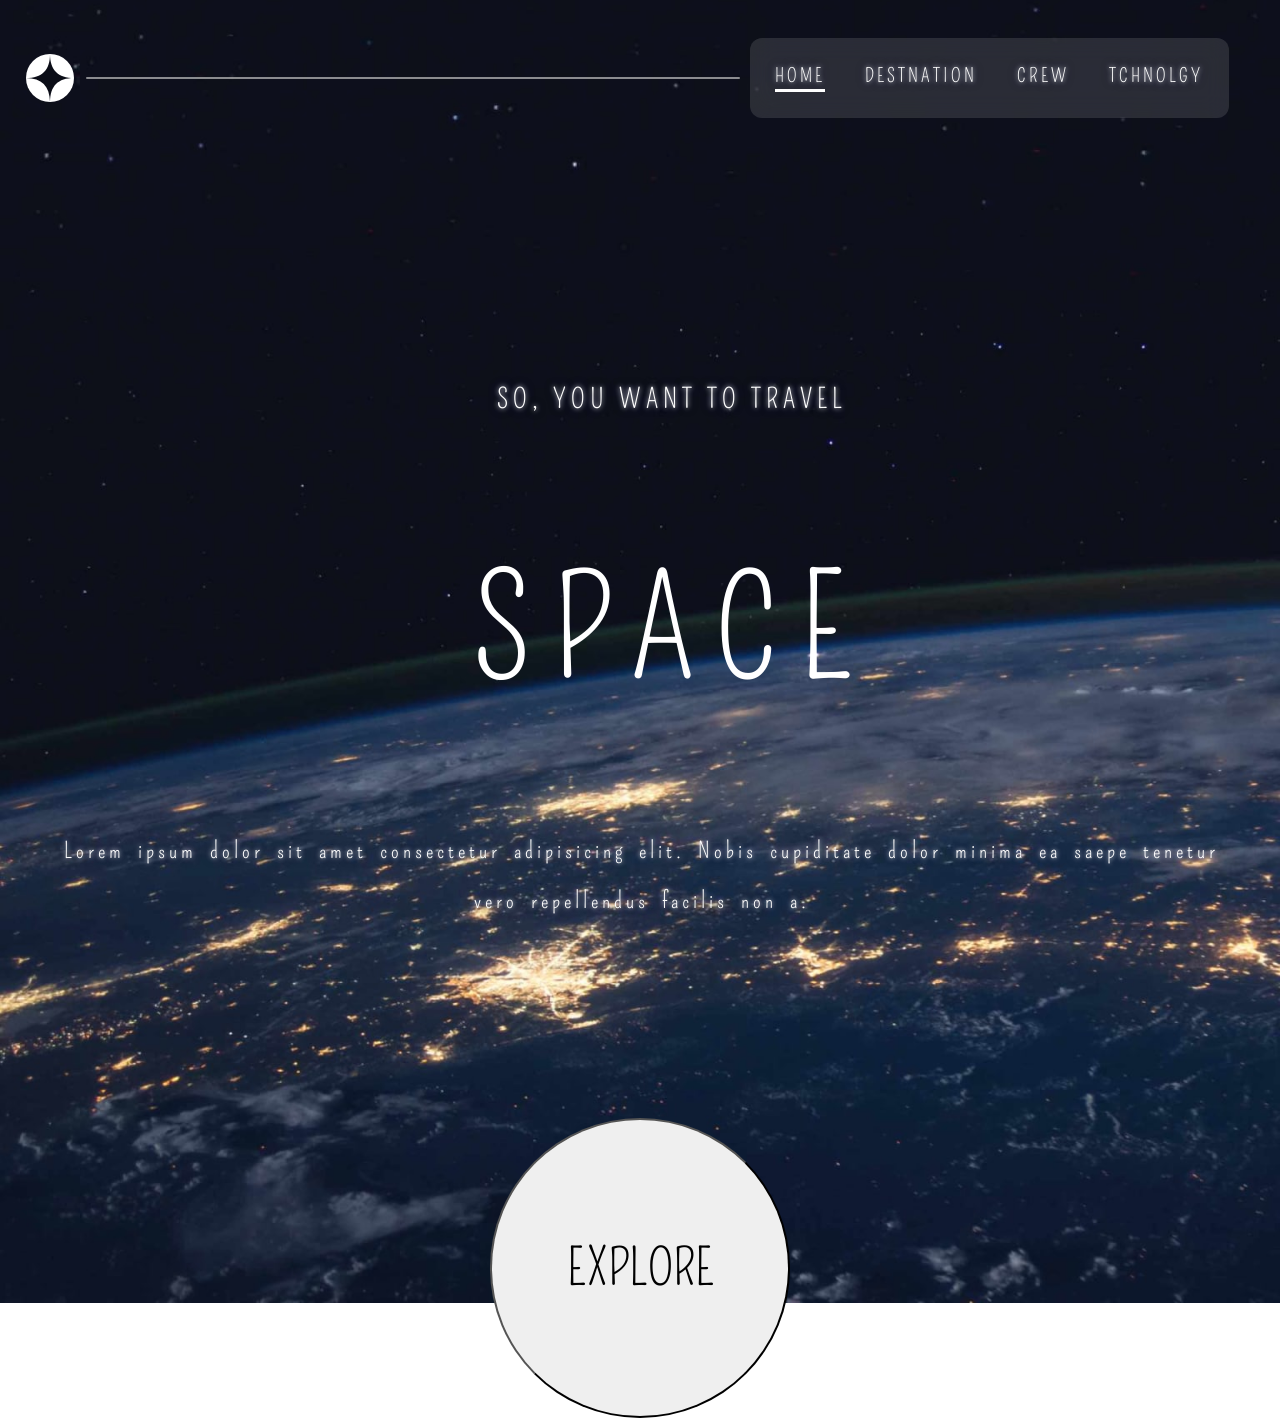
<file: index.html>
<!DOCTYPE html>
<html lang="en">
<head>
    <meta charset="UTF-8">
    <link rel="stylesheet" href="home.css">
    <meta name="viewport" content="width=device-width, initial-scale=1.0">
    <link rel="preconnect" href="https://fonts.googleapis.com">
<link rel="preconnect" href="https://fonts.gstatic.com" crossorigin>
<link href="https://fonts.googleapis.com/css2?family=Pompiere&display=swap" rel="stylesheet">
    <title>home</title>
</head>

<body>
    <nav>
        <img class="logo" src="logo.svg" alt="">
        <div class="line"></div>
        <ul>
            <li class="home"><a href="index.html">HOME</a></li>
            <li class="DESTNATION"><a href="destination.html">DESTNATION</a></li>
            <li class="CREW"><a href="crew.html">CREW</a></li>
            <li class="TCHNOLGY"><a href="technology.HTML">TCHNOLGY</a></li>
        </ul>
        <img id="open" onclick="openn()" class="menu" src="icon-hamburger.svg" alt="">
        <img id="close" onclick="closee()" class="menu" src="icon-close.svg" alt="">

    </nav>
    <div class="contener">
        <div class="content-left">
            <h2>SO, YOU WANT TO TRAVEL</h2>
            <h1><span>S</span><span>P</span><span>A</span><span>C</span><span>E</span></h1>
            <p>Lorem ipsum dolor sit amet consectetur adipisicing elit. Nobis cupiditate dolor minima ea saepe tenetur vero repellendus facilis non a.</p>
        </div>

        <div class="content-right">
            <button type="button">EXPLORE</button>
        </div>
        <div id="menu" class="content-menu">
            <ul>
                <li><a href="index.html">HOME</a></li>
                <li><a href="destination.html">DESTNATION</a></li>
                <li><a href="crew.html">CREW</a></li>
                <li><a href="technology.HTML">TCHNOLGY</a></li>
            </ul>
        </div>
    </div>
    <script src="home.js"></script>
</body>
</html>
</file>
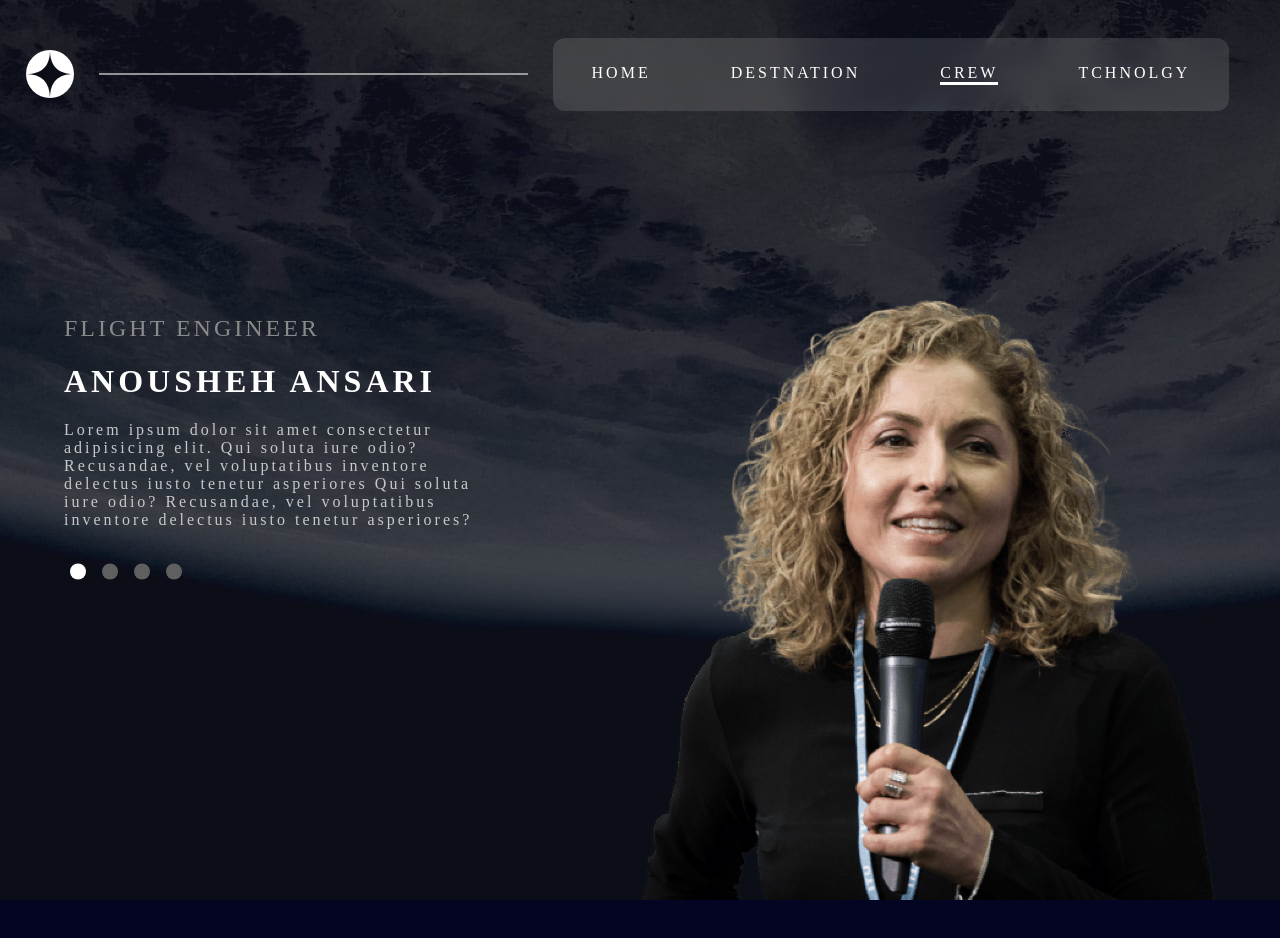
<file: crew.html>
<!doctype html>
<html lang="en">
  <head>
    <meta charset="UTF-8" />
    <link rel="stylesheet" href="crew.css" />
    <meta name="viewport" content="width=device-width, initial-scale=1.0" />
    <link rel="preconnect" href="https://fonts.googleapis.com" />
    <link rel="preconnect" href="https://fonts.gstatic.com" crossorigin />
    <link
      href="https://fonts.googleapis.com/css2?family=Pompiere&display=swap"
      rel="stylesheet"
    />
    <title>home</title>
  </head>

  <body>
    <div class="contener">
      <nav>
        <img class="logo" src="logo.svg" alt="" />
        <div class="line"></div>
        <ul>
          <li class="home"><a href="index.html">HOME</a></li>
          <li class="DESTNATION"><a href="destination.html">DESTNATION</a></li>
          <li class="CREW"><a href="crew.html">CREW</a></li>
          <li class="TCHNOLGY"><a href="technology.HTML">TCHNOLGY</a></li>
        </ul>
        <img
          id="open"
          onclick="openn()"
          class="menu"
          src="icon-hamburger.svg"
          alt=""
        />
        <img
          id="close"
          onclick="closee()"
          class="menu"
          src="icon-close.svg"
          alt=""
        />
      </nav>
      <div id="menu" class="content-menu">
        <ul>
          <li><a href="index.html">HOME</a></li>
          <li><a href="destination.html">DESTNATION</a></li>
          <li><a href="crew.html">CREW</a></li>
          <li><a href="technology.HTML">TCHNOLGY</a></li>
        </ul>
      </div>
      <div class="content">
        <div class="content-left">
          <h2 id="h2">FLIGHT ENGINEER</h2>
          <h1 id="h1">ANOUSHEH ANSARI</h1>
          <p>
            Lorem ipsum dolor sit amet consectetur adipisicing elit. Qui soluta
            iure odio? Recusandae, vel voluptatibus inventore delectus iusto
            tenetur asperiores Qui soluta iure odio? Recusandae, vel
            voluptatibus inventore delectus iusto tenetur asperiores?
          </p>
          <div class="botton">
            <button onclick="onee()" id="one" type="button"></button>
            <button onclick="twoo()" id="two" type="button"></button>
            <button onclick="threee()" id="three" type="button"></button>
            <button onclick="fourr()" id="four" type="button"></button>
          </div>
          <source src="image-douglas-hurley.png" />
        </div>

        <div class="content-right">
          <img id="img" src="image-anousheh-ansari.jpg" alt="" />
        </div>
      </div>
    </div>

    <script src="crew.js"></script>
  </body>
</html>
</file>
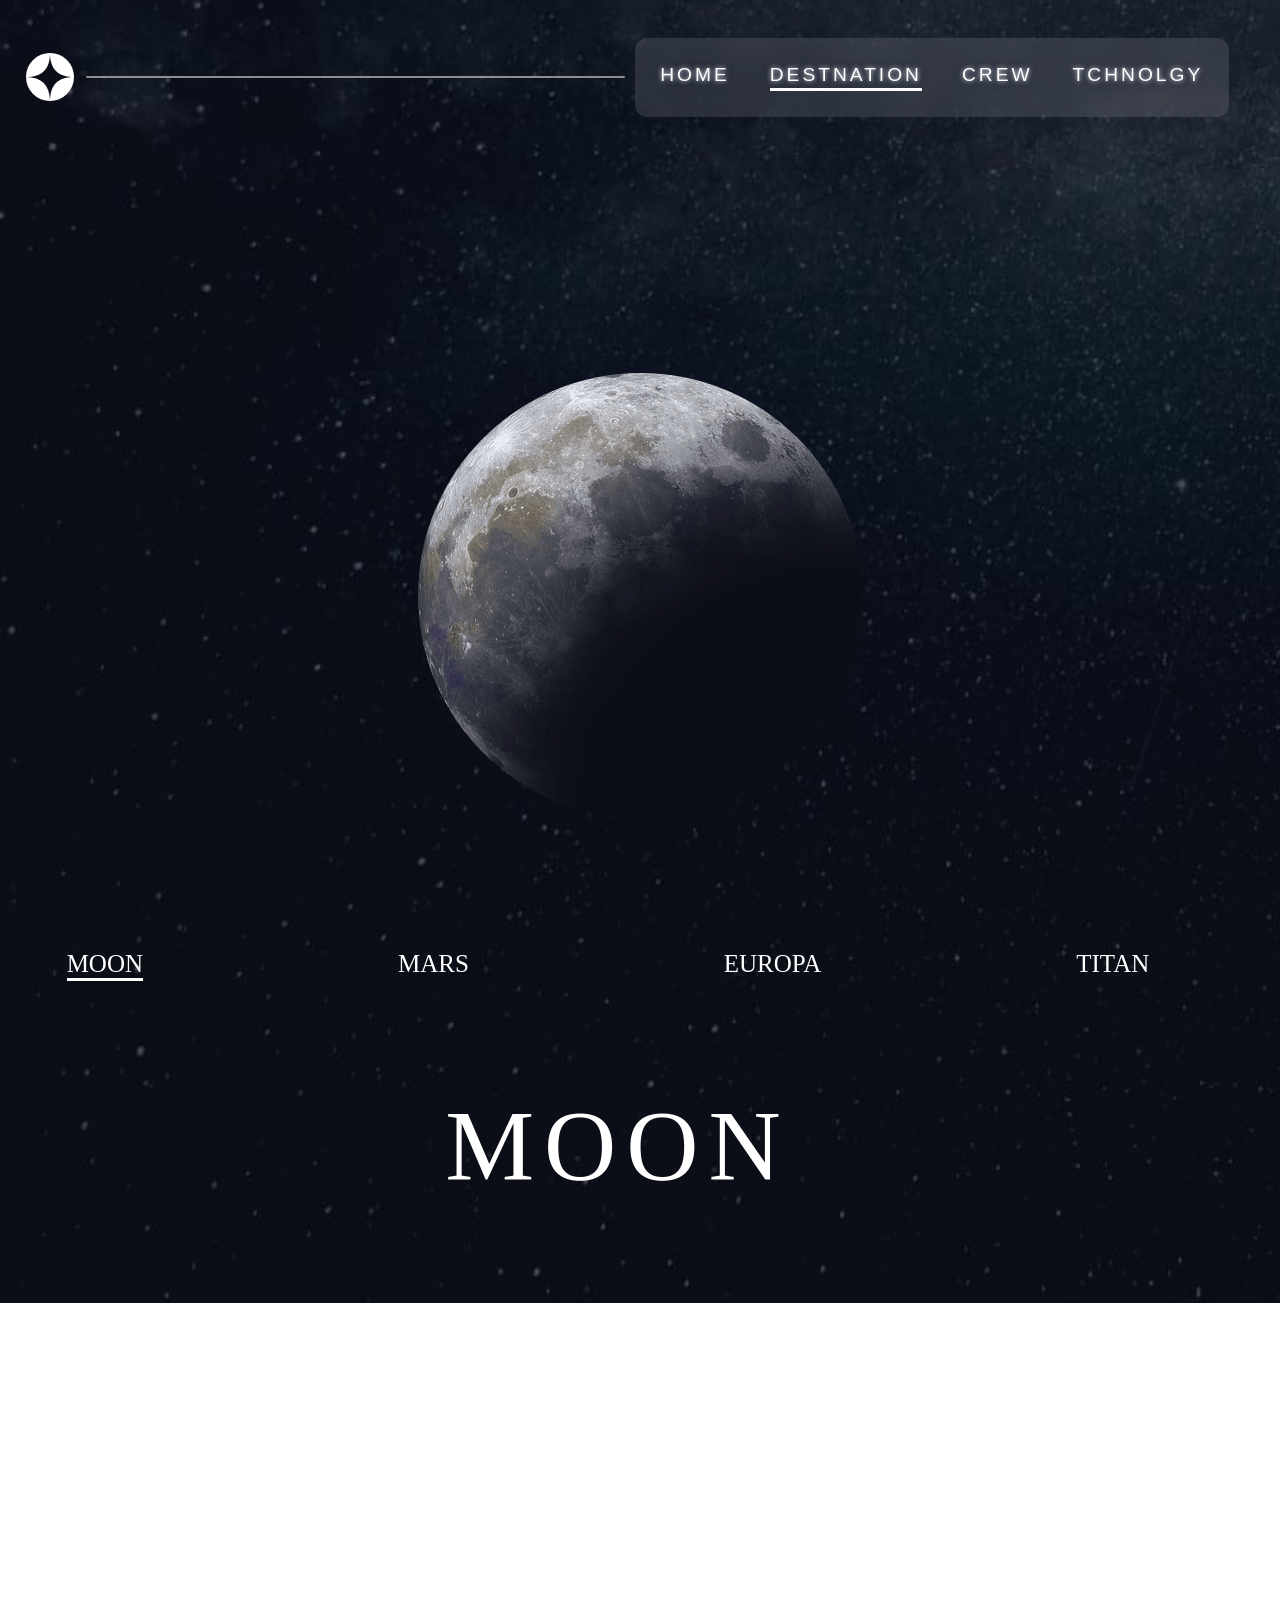
<file: destination.html>
<!DOCTYPE html>
<html lang="en">
<head>
    <meta charset="UTF-8">
    <link rel="stylesheet" href="destination.css">
    <meta name="viewport" content="width=device-width, initial-scale=1.0">
    <link rel="preconnect" href="https://fonts.googleapis.com">
    <link rel="preconnect" href="https://fonts.gstatic.com" crossorigin>
    <link href="https://fonts.googleapis.com/css2?family=Pompiere&display=swap" rel="stylesheet">
    <title>home</title>
</head>

<body>
    <div class="contener">
            <nav>
        <img class="logo" src="logo.svg" alt="">
        <div class="line"></div>
        <ul>
            <li class="home"><a href="index.html">HOME</a></li>
            <li class="DESTNATION"><a href="destination.html">DESTNATION</a></li>
            <li class="CREW"><a href="crew.html">CREW</a></li>
            <li class="TCHNOLGY"><a href="technology.HTML">TCHNOLGY</a></li>
        </ul>

        <img id="open" onclick="openn()" class="menu" src="icon-hamburger.svg" alt="">
        <img id="close" onclick="closee()" class="menu" src="icon-close.svg" alt="">
    </nav>
            <div id="menu" class="content-menu">
            <ul>
                <li><a href="home.html">HOME</a></li>
                <li><a href="destination.html">DESTNATION</a></li>
                <li><a href="crew.html">CREW</a></li>
                <li><a href="technology.html">TCHNOLGY</a></li>
            </ul>
        </div>
    <div class="content">
        <div class="content-left">
            <img id="img" src="image-moon.png">
        </div>

        <div class="content-right">
            <ul>
                <li onclick="moon()" id="MOON">MOON</li>
                <li onclick="mars()" id="MARS">MARS</li>
                <li onclick="europa()" id="EUROPA">EUROPA</li>
                <li onclick="titan()" id="TITAN">TITAN</li>
            </ul>
            <h1 id="h1">MOON</h1>
            <p>Lorem ipsum, dolor sit amet consectetur adipisicing elit. Repudiandae fugit asperiores eligendi non dicta nemo earum blanditiis, a dolor reiciendis, sit ab iste. Velit adipisci harum quam reprehenderit. Quis, veritatis?</p>
                <div class="details">
                    <div class="left">
                        <p>AYG. DISTANCE</p>
                        <h2>225 MIL. KM</h2>
                    </div>

                    <div class="right">
                        <p>EST.TRAVEL TIME</p>
                        <h2>9 MONTHS</h2>
                    </div>
            </div>
        </div>
    </div>
    </div>
    <script src="destination.js"></script>
</body>
</html>
</file>
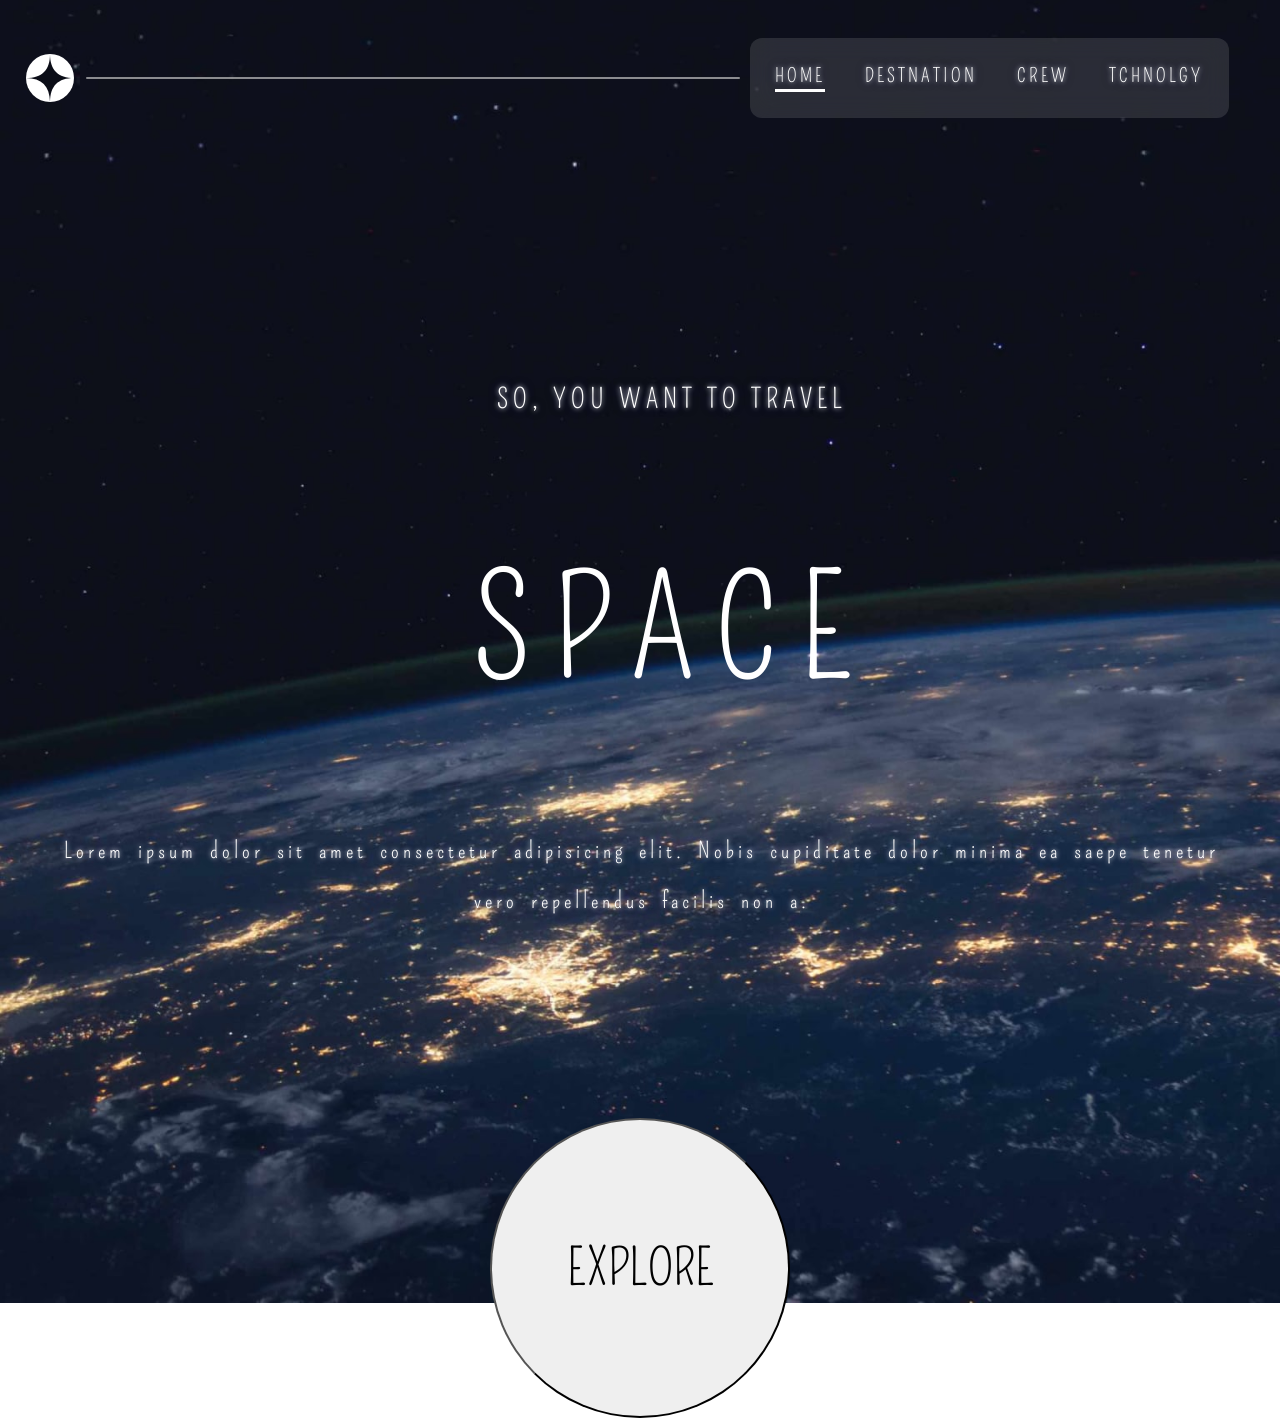
<file: home.html>
<!DOCTYPE html>
<html lang="en">
<head>
    <meta charset="UTF-8">
    <link rel="stylesheet" href="home.css">
    <meta name="viewport" content="width=device-width, initial-scale=1.0">
    <link rel="preconnect" href="https://fonts.googleapis.com">
<link rel="preconnect" href="https://fonts.gstatic.com" crossorigin>
<link href="https://fonts.googleapis.com/css2?family=Pompiere&display=swap" rel="stylesheet">
    <title>home</title>
</head>

<body>
    <nav>
        <img class="logo" src="logo.svg" alt="">
        <div class="line"></div>
        <ul>
            <li class="home"><a href="home.html">HOME</a></li>
            <li class="DESTNATION"><a href="destination.html">DESTNATION</a></li>
            <li class="CREW"><a href="crew.html">CREW</a></li>
            <li class="TCHNOLGY"><a href="technology.html">TCHNOLGY</a></li>
        </ul>
        <img id="open" onclick="openn()" class="menu" src="icon-hamburger.svg" alt="">
        <img id="close" onclick="closee()" class="menu" src="icon-close.svg" alt="">

    </nav>
    <div class="contener">
        <div class="content-left">
            <h2>SO, YOU WANT TO TRAVEL</h2>
            <h1><span>S</span><span>P</span><span>A</span><span>C</span><span>E</span></h1>
            <p>Lorem ipsum dolor sit amet consectetur adipisicing elit. Nobis cupiditate dolor minima ea saepe tenetur vero repellendus facilis non a.</p>
        </div>

        <div class="content-right">
            <button type="button">EXPLORE</button>
        </div>
        <div id="menu" class="content-menu">
            <ul>
                <li><a href="home.html">HOME</a></li>
                <li><a href="destination.html">DESTNATION</a></li>
                <li><a href="crew.html">CREW</a></li>
                <li><a href="technology.html">TCHNOLGY</a></li>
            </ul>
        </div>
    </div>
    <script src="home.js"></script>
</body>
</html>
</file>
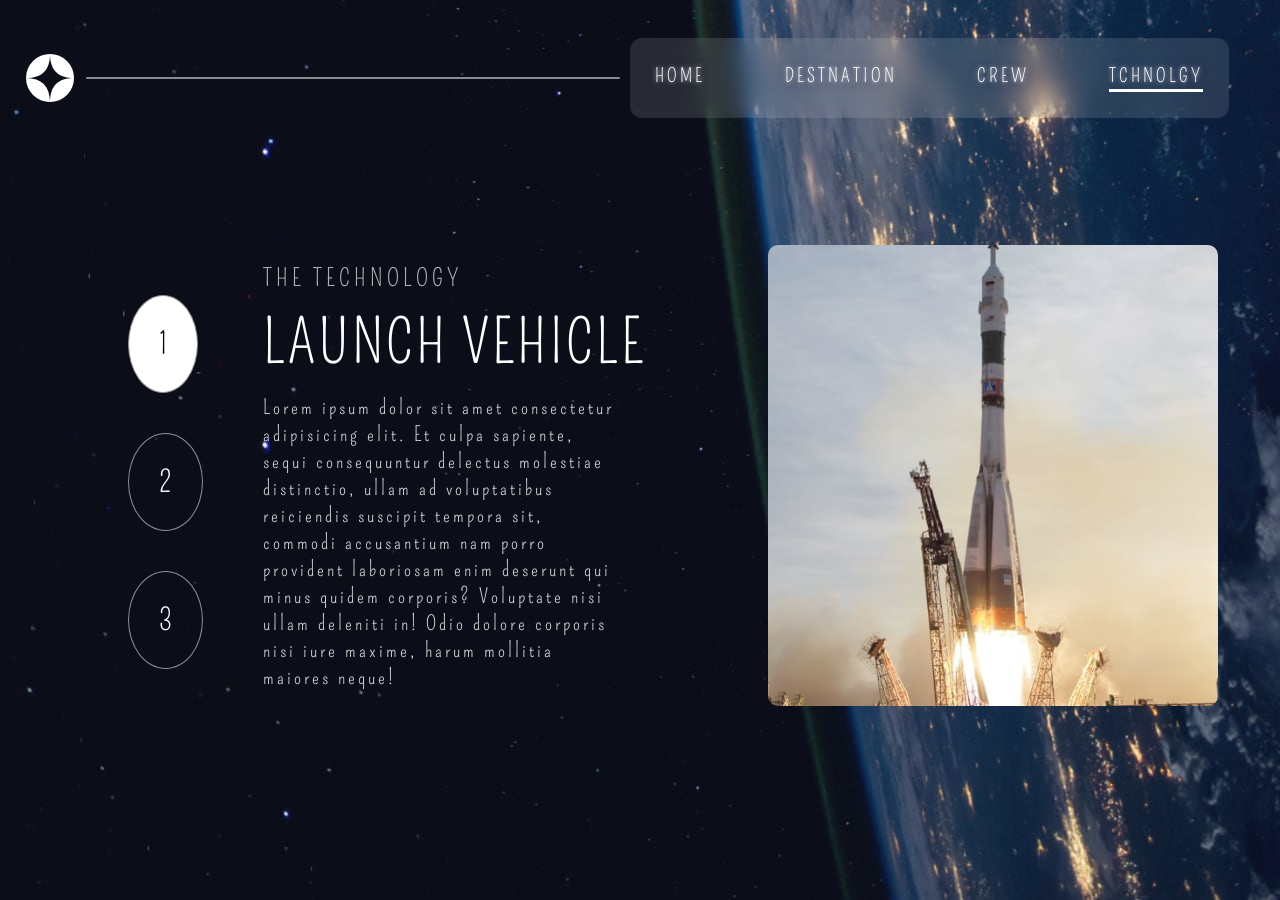
<file: technology.HTML>
<!DOCTYPE html>
<html lang="en">
<head>
    <meta charset="UTF-8">
    <link rel="stylesheet" href="technology.css">
    <meta name="viewport" content="width=device-width, initial-scale=1.0">
    <link rel="preconnect" href="https://fonts.googleapis.com">
    <link rel="preconnect" href="https://fonts.gstatic.com" crossorigin>
    <link href="https://fonts.googleapis.com/css2?family=Pompiere&display=swap" rel="stylesheet">
    <title>home</title>
</head>

<body>
    <div class="contener">
                <nav>
            <img class="logo" src="logo.svg" alt="">
            <div class="line"></div>
            <ul>
                <li class="home"><a href="index.html">HOME</a></li>
                <li class="DESTNATION"><a href="destination.html">DESTNATION</a></li>
                <li class="CREW"><a href="crew.html">CREW</a></li>
                <li class="TCHNOLGY"><a href="technology.HTML">TCHNOLGY</a></li>
            </ul>

            <img id="open" onclick="openn()" class="menu" src="icon-hamburger.svg" alt="">
            <img id="close" onclick="closee()" class="menu" src="icon-close.svg" alt="">
        </nav>
                <div id="menu" class="content-menu">
                <ul>
                    <li><a href="home.html">HOME</a></li>
                    <li><a href="destination.html">DESTNATION</a></li>
                    <li><a href="crew.html">CREW</a></li>
                    <li><a href="technology.html">TCHNOLGY</a></li>
                </ul>
            </div>
            <div class="content">
                <div class="content-left">
                    <div class="button">
                    <button onclick="onee()" id="one" type="button">1</button>
                    <button onclick="twoo()" id="tow" type="button">2</button>
                    <button onclick="threee()" id="three" type="button">3</button>
                </div>
                <div class="text">
                    <h2 id="h2">THE TECHNOLOGY</h2>
                    <h1 id="h1">LAUNCH VEHICLE</h1>
                    <p>Lorem ipsum dolor sit amet consectetur adipisicing elit. Et culpa sapiente, sequi consequuntur delectus molestiae distinctio, ullam ad voluptatibus reiciendis suscipit tempora sit, commodi accusantium nam porro provident laboriosam enim deserunt qui minus quidem corporis? Voluptate nisi ullam deleniti in! Odio dolore corporis nisi iure maxime, harum mollitia maiores neque!</p>
                </div>
                </div>
                <div class="content-right">
                    <img id="img" src="image-launch-vehicle-portrait.jpg" alt="">
                </div>
            </div>
    <script src="technology.js"></script>
        </div>
</file>
<file: home.css>
*{
    margin: 0;
    padding: 0;
    font-family: 'Lucida Sans', 'Lucida Sans Regular', 'Lucida Grande', 'Lucida Sans Unicode', Geneva, Verdana, sans-serif;
    font-family: "Pompiere", sans-serif;
}
body{
    background-color: rgb(4, 4, 35);
    background-image: url(background-home-desktop.jpg);
    background-repeat: no-repeat;
    background-size: cover;
    background-position: center;
    background-attachment: fixed; 
}
nav{
    display: flex;
    margin-top: 3%;
    align-items: center;
}

nav .line {
  flex: 1; /* يخليه يتمدد */
  height: 1px;
  margin-right: 10px;
  background-color: rgba(174, 174, 174, 0.722);
  margin-left: 1%;  /* مسافة صغيرة قبل ul */
}
nav .line {
  flex: 1;
  height: 2px;
  margin-left: 1%;
  background-color: rgba(201, 201, 201, 0.673); /* لون ابتدائي */
  animation: lineColor 6s infinite alternate;
  border-radius: 2px;
}

@keyframes lineColor {
  50% {
    background-color: rgb(7, 27, 107);       /* Cyan */
  }
  100% {
    background-color: #ffffff;       /* White */
  }
}

nav ul{
    display: flex;
    list-style: none;
    margin-right: 4%;
    padding: 2% 2%;
    gap: 80px;
    width: fit-content;
    background:  rgba(255, 255, 255, 0.12); /* شفافية */
    backdrop-filter: blur(12px);           /* البلور */
    -webkit-backdrop-filter: blur(12px);   /* Safari */
    border-radius: 12px;
}
nav a{
    text-decoration: none;
    color: white;
    text-shadow: 0 0 5px #fff, 0 0 10px rgb(8, 14, 53);
    letter-spacing: 3px;
}
nav .logo{
    transition: 0.3s;
    margin-left: 2%;
    cursor: pointer;
}
.logo:hover{
    transform: scale(1.3);
}
.logo:hover {
  animation: spin 2s linear infinite;
}

@keyframes spin {
  from {
    transform: rotate(0deg);
  }
  to {
    transform: rotate(360deg);
  }
}
nav ul li a {
  position: relative;
  text-decoration: none;
  color: white;
  padding-bottom: 5px;
  transition: all 0.3s ease;
  font-size: larger;
  font-weight: 500;
}
.home{
      border-bottom: 3px solid white;
      padding-bottom: 2px;
}

nav ul li a::after {
  content: "";
  position: absolute;
  left: 0;
  bottom: 0;
  width: 0%;
  height: 2px;
  background-color: white;
  transition: 0.3s;
}

nav ul li a:hover::after {
  width: 100%;
}
.content-menu{
    display: none;
    position: absolute;
    top: 60px; /* خليها تحت الهيدر */
    right: 0;
    width: 200px; /* عرض ثابت */
    background:  rgba(255, 255, 255, 0.12); /* شفافية */
    backdrop-filter: blur(12px);           /* البلور */
    -webkit-backdrop-filter: blur(12px);   /* Safari */
    border-radius: 8px;
    padding: 20px 10px;
     /* نخليها مخفية افتراضي */
    z-index: 1000;
}
.menu{
    display: none;
}
.content-menu ul{
    list-style: none;
    padding: 0;
    margin: 0;
}

.content-menu li{
    margin-bottom: 40px; /* مسافة بين العناصر */
    padding: 10px 0; /* مسافة فوق وتحت */
    border-bottom: 1px solid rgba(255,255,255,0.3); /* الخط الفاصل */
}
.content-menu li:last-child {
    border-bottom: none; /* آخر عنصر مش لازم يكون عنده خط */
}

.content-menu a{
    color: white;
    text-decoration: none;
    font-size: 18px;
    display: block;
}
#close{
    display: none;
}
.contener{
    display: flex;
    justify-content: space-between;
    align-items: center;
    margin-top: 20%;
    height: 100%;
}
.content-left{
    display: flex;
    flex-direction: column;
    margin-left: 5%;
    line-height: 50px;
    flex-wrap: wrap;
    color: white;
}
.content-left h1{
    font-size: 140px;
    padding: 2% 0;
    font-family: "Pompiere", sans-serif;
    font-weight: 400;
    letter-spacing: 20px;
}
.content-left h2{
    margin-bottom: 5%;
    font-family: "Pompiere", sans-serif;
    font-weight: 400;
    font-size: 170%;
    letter-spacing: 5px;
    text-shadow: 0 0 5px #fff, 0 0 10px rgb(8, 14, 53);
}

.content-left p{
    width: 40%;
    margin-top: 4%;
    font-family: "Pompiere", sans-serif;
    font-weight: 00;
    font-size: 140%;
    letter-spacing: 4px;
    word-spacing: 5px;
    text-shadow: 0 0 5px #fff, 0 0 10px rgb(8, 14, 53);
}
.content-right{
    margin-right: 7%;
}
button{
    padding: 30px;
    border-radius: 50%;
    height: 300px;
    width: 300px;
    font-weight: 500;
    font-size: 50px;
    cursor: pointer;
    transition: 0.3s; 
}
button:hover{
    background:  rgba(255, 255, 255, 0.044);
    backdrop-filter: blur(12px);
    -webkit-backdrop-filter: blur(12px);
    color: white;
    transform: scale(1.05);
    text-shadow: 0 0 5px #fff, 0 0 10px rgb(8, 14, 53);
}
@media (max-width:837px) {
    .contener{
        display: flex;
        flex-direction: column;
        text-align: center;
    }
    nav ul{
        display: none;
    }
    .menu{
        display: block;
        margin-right: 2%;
        width: 5%;
    }
    .content-left p{
        width: 100%;
        margin-top: 4%;
        text-align: center;
    }
    .content-left h1{
        padding: 10% 0;
    }
    .content-right{
        margin-top: 15%;
        margin-right: 0;
    }
    body{
        background: url(background-home-mobile.jpg);
        background-repeat: no-repeat;
        background-size: cover;
        background-position: center;
        background-attachment: fixed; 
    }
}
@media (min-width: 838px) and (max-width: 1300px) {
    nav ul{
        gap: 40px;
    }

    body{
        background: url(background-home-tablet.jpg);
        background-repeat: no-repeat;
        background-size: cover;
        background-position: center;
        background-attachment: fixed; 
    }
    .content-left p{
        width: 95%;
        margin-top: 4%;
        text-align: center;
    }
    .content-left h1{
        padding: 10% 0;
    }
    .content-right{
        margin-top: 15%;
        margin-right: 0;
    }
    .contener{
        display: flex;
        flex-direction: column;
        text-align: center;
    }
    
}
@media (min-width:100px)and(max-width:400px) {
    h1 span:hover{
        transform: none !important;
        font-size: inherit !important;
    }
}
</file>
<file: crew.css>
*{
  margin: 0;
  padding: 0;
  box-sizing: border-box;
  font-family: serif;
}

body{
  background-color: rgb(4, 4, 35);
  background-image: url(background-crew-desktop.jpg);
  background-repeat: no-repeat;
  background-size: cover;
  background-position: center;
  background-attachment: fixed;
  overflow: hidden;
}

.contener{
  min-height: 100vh;
}
.logo{
  margin-left: 2%;
  cursor: pointer;
  transition: transform 0.3s;
  transform-origin: center;
}

/* الدوران على hover */
.logo:hover{
  animation: spin 2s linear infinite;
}

/* keyframes للدوران */
@keyframes spin {
  from {
    transform: rotate(0deg);
  }
  to {
    transform: rotate(360deg);
  }
}

/* ===== NAV ===== */
nav{
  display: flex;
  align-items: center;
  margin-top: 3%;
}

.logo{
  margin-left: 2%;
  cursor: pointer;
  transition: 0.3s;
}
.logo:hover{
  transform: scale(1.2) rotate(360deg);
}

.line{
  flex: 1;
  height: 2px;
  margin: 0 2%;
  background-color: rgba(201, 201, 201, 0.7);
  animation: lineColor 6s infinite alternate;
}

@keyframes lineColor {
  50% { background-color: rgb(7, 27, 107); }
  100% { background-color: white; }
}

nav ul{
  display: flex;
  list-style: none;
  gap: 80px;
  padding: 2% 3%;
  margin-right: 4%;
  background: rgba(255,255,255,0.12);
  backdrop-filter: blur(12px);
  border-radius: 12px;
}

nav a{
  color: white;
  text-decoration: none;
  letter-spacing: 3px;
  position: relative;
}

nav a::after{
  content: "";
  position: absolute;
  bottom: -5px;
  left: 0;
  width: 0;
  height: 2px;
  background: white;
  transition: 0.3s;
}
nav a:hover::after{
  width: 100%;
}

.CREW{
  border-bottom: 3px solid white;
}

.menu{
  display: none;
  margin-right: 2%;
  cursor: pointer;
}
.content-menu{ display: none;
   position: absolute;
    top: 60px;
     right:
      0; width:
       200px;
        background: rgba(255, 255, 255, 0.12);
         /* شفافية */ backdrop-filter: blur(12px);
          /* البلور */ -webkit-backdrop-filter: blur(12px);
           /* Safari */ border-radius: 8px; padding: 20px 10px; z-index: 1000; } .menu{ display: none; } .content-menu ul{ list-style: none; padding: 0; margin: 0; } .content-menu li{ margin-bottom: 40px; padding: 10px 0; border-bottom: 1px solid rgba(255,255,255,0.3); } .content-menu li:last-child { border-bottom: none; } .content-menu a{ color: white; text-decoration: none; font-size: 18px; display: block; } #close{ display: none; cursor: pointer; } #open{ cursor: pointer; } .content-menu{ margin-top: 2%; }
/* ===== CONTENT ===== */
.content{
  display: flex;
  justify-content: space-between;
  align-items: center;
  padding: 5%;
  margin: auto;
  width: fit-content;
  margin-top: 10%;
  position: relative; /* نخلي الأب نسبي */
}

.content-left{
  color: white;
  position: fixed; /* ثابت */
  top: 50%;        /* منتصف الشاشة رأسي */
  left: 5%;        /* مسافة من الشمال */
  transform: translateY(-50%); /* عشان يكون في الوسط بالظبط */
  max-width: 700px;
  z-index: 2;
}
h1{
  padding: 3% 0;
  letter-spacing: 4px;
}
h2{
  letter-spacing: 3px;
  color: rgb(138, 138, 138);
  font-weight: 400;
}
.content-left p{
  width: 60%;
  letter-spacing: 3px;
    color: rgb(200, 200, 200);
  font-weight: 400;
}

.content-right{
  position: fixed; /* ثابت تحت */
  bottom: 0;
  right: 5%;
  max-width: 650px;
  min-width: 445px;
  display: flex;
  justify-content: center;
  z-index: 1;
}

.content-right img{
  width: 100%;
  max-width: 650px;
  min-width: 445px;
  height: auto;
  object-fit: contain;
}
button{
  padding: 8px;
  border: none;
  margin: 6px;
  margin-top: 5%;
  border-radius : 50%;
  background-color: rgb(95, 95, 95);
  cursor: pointer;
}
#one{
  background-color: white;
}
/* ===== RESPONSIVE ===== */
@media (max-width:837px){

  nav ul{
    display: none;
  }
  body{
    overflow: auto;
  }
  .menu{
    display: block;
  }

  .content{
    flex-direction: column;
    text-align: center;
    gap: 40px;
  }

  .content-left{
    position: relative; /* في الموبايل نبطل الـ fixed */
    top: auto;
    left: auto;
    transform: none;
    align-items: center;
  }
  .content-left p{
    margin-left: 20%;
    line-height: 25px;
  }

  .content-right{
    position: relative; /* في الموبايل نبطل الـ fixed */
    bottom: auto;
    right: auto;
    width: 100%;
    margin-top: 15%;
    justify-content: center;
  }

  .content-right img{
    max-width: 450px;
    height: auto;
  }
}
@media (min-width: 838px) and (max-width: 1200px){

  body{
    overflow: auto;
  }
  .menu{
    display: block;
  }

  .content{
    flex-direction: column;
    text-align: center;
    gap: 40px;
  }

  .content-left{
    position: relative; /* في الموبايل نبطل الـ fixed */
    top: auto;
    left: auto;
    transform: none;
    align-items: center;
  }
  .content-left p{
    margin-left: 20%;
    line-height: 25px;
  }

  .content-right{
    position: relative; /* في الموبايل نبطل الـ fixed */
    bottom: auto;
    right: auto;
    width: 100%;
    margin-top: 15%;
    justify-content: center;
  }

  .content-right img{
    max-width: 450px;
    height: auto;
  }
}
</file>
<file: destination.css>
*{
    margin: 0;
    padding: 0;
    font-family: 'Lucida Sans', 'Lucida Sans Regular', 'Lucida Grande', 'Lucida Sans Unicode', Geneva, Verdana, sans-serif;
    font-family: serif;
}
body{
    background-color: rgb(4, 4, 35);
    background-image: url(background-destination-desktop.jpg);
    background-repeat: no-repeat;
    background-size: cover;
    background-position: center;
    background-attachment: fixed;
    overflow-x: hidden;
}
.contener{
  height: fit-content;
}
nav{
    display: flex;
    margin-top: 3%;
    align-items: center;
}

nav .line {
  flex: 1; /* يخليه يتمدد */
  height: 1px;
  margin-right: 10px;
  background-color: rgba(174, 174, 174, 0.722);
  margin-left: 1%;  /* مسافة صغيرة قبل ul */
}
nav .line {
  flex: 1;
  height: 2px;
  margin-left: 1%;
  background-color: rgba(201, 201, 201, 0.673); /* لون ابتدائي */
  animation: lineColor 6s infinite alternate;
  border-radius: 2px;
}

@keyframes lineColor {
  50% {
    background-color: rgb(7, 27, 107);       /* Cyan */
  }
  100% {
    background-color: #ffffff;       /* White */
  }
}

nav ul{
    display: flex;
    list-style: none;
    margin-right: 4%;
    padding: 2% 2%;
    gap: 80px;
    width: fit-content;
    background:  rgba(255, 255, 255, 0.12); /* شفافية */
    backdrop-filter: blur(12px);           /* البلور */
    -webkit-backdrop-filter: blur(12px);   /* Safari */
    border-radius: 12px;
}
nav a{
    text-decoration: none;
    color: white;
    text-shadow: 0 0 5px #fff, 0 0 10px rgb(8, 14, 53);
    letter-spacing: 3px;
    font-family: 'Lucida Sans', 'Lucida Sans Regular', 'Lucida Grande', 'Lucida Sans Unicode', Geneva, Verdana, sans-serif;
}
nav .logo{
    transition: 0.3s;
    margin-left: 2%;
    cursor: pointer;
}
.logo:hover{
    transform: scale(1.3);
}
.logo:hover {
  animation: spin 2s linear infinite;
}

@keyframes spin {
  from {
    transform: rotate(0deg);
  }
  to {
    transform: rotate(360deg);
  }
}
nav ul li a {
  position: relative;
  text-decoration: none;
  color: white;
  padding-bottom: 5px;
  transition: all 0.3s ease;
  font-size: larger;
  font-weight: 500;
}
.DESTNATION{
      border-bottom: 3px solid white;
      padding-bottom: 2px;
}

nav ul li a::after {
  content: "";
  position: absolute;
  left: 0;
  bottom: 0;
  width: 0%;
  height: 2px;
  background-color: white;
  transition: 0.3s;
}

nav ul li a:hover::after {
  width: 100%;
}
.content-menu{
    display: none;
    position: absolute;
    top: 60px; /* خليها تحت الهيدر */
    right: 0;
    width: 200px; /* عرض ثابت */
    background:  rgba(255, 255, 255, 0.12); /* شفافية */
    backdrop-filter: blur(12px);           /* البلور */
    -webkit-backdrop-filter: blur(12px);   /* Safari */
    border-radius: 8px;
    padding: 20px 10px;
     /* نخليها مخفية افتراضي */
    z-index: 1000;
}
.menu{
    display: none;
}
.content-menu ul{
    list-style: none;
    padding: 0;
    margin: 0;
}

.content-menu li{
    margin-bottom: 40px; /* مسافة بين العناصر */
    padding: 10px 0; /* مسافة فوق وتحت */
    border-bottom: 1px solid rgba(255,255,255,0.3); /* الخط الفاصل */
}
.content-menu li:last-child {
    border-bottom: none; /* آخر عنصر مش لازم يكون عنده خط */
}

.content-menu a{
    color: white;
    text-decoration: none;
    font-size: 18px;
    display: block;
}
#close{
    display: none;
    cursor: pointer;
}
#open{
  cursor: pointer;
}
.content-menu{
  margin-top: 2%;
}
.content{
  display: flex;
  align-items: center;
  width: 100%;
  gap: 30%;
  margin-top: 15%;
}
.content-right{
  display: flex;
  flex-direction: column;
  color: white;
  width: fit-content;
  margin-right: 5%;
}
.content-right h1{
  padding: 8% 0;
  font-size: 100px;
  font-weight: 400;
  font-family: serif;
  letter-spacing: 10px;
}
.content-left{
  margin-left: 10%;
}
.content-left img{
  max-width: 250%;
}
.content ul{
  display: flex;
  list-style: none;
  gap: 10%;
  width: 100%;
  padding-bottom: 10px;
}
.content ul li{
  text-decoration: none;
  font-size: 25px;
  font-family: serif;
  border-bottom: 3px transparent solid ;
  cursor: pointer;
  transition: 0.3s;
}
#MOON{
  border-bottom: solid white 3px;
}
.content ul li:hover{
  transform: scale(1.1);
}
.content-right p{
  padding-bottom: 10%;
  line-height: 35px;
  letter-spacing: 3px;
  word-spacing: 2px;
  font-family: 'Franklin Gothic Medium', 'Arial Narrow', Arial, sans-serif;
}
.details{
  display: flex;
  gap: 20%;
  width: 100%;
  padding: 5% 0;
  border-top: #fff 2px solid;
}
@media (max-width:837px) {
    .contener{
        display: flex;
        flex-direction: column;
        text-align: center;
    }
    #img{
      transform: translateX(-30px);

    }
    nav ul{
        display: none;
    }
    .menu{
        display: block;
        margin-right: 2%;
        width: 5%;
    }
    .content-left p{
        width: 100%;
        margin-top: 4%;
        text-align: center;
    }
    *{
      margin: 0;
      padding: 0;
    }
    .content-right ul{
      position: relative;
      left: -20%;
    }
    .content{
      display: flex;
      flex-direction: column;
      text-align: center;
      margin-top: 20%;
    }
    .content-right{
      margin-top: 15%;
      text-align: center;
    }
    .content-right ul{
      margin-left: 22%;
    }
    .content-right li{
      margin: auto;
    }
    .content-right p{
      margin-left: 5%;
    }
    .content-right .details{
      margin-left: 3%;
      justify-content: space-around;
      padding-bottom: 10%;
    }
    h1{
      position: relative;
      left: 20px;
    }
    body{
        background: url(background-destination-mobile.jpg);
        background-repeat: no-repeat;
        background-size: cover;
        background-position: center;
        background-attachment: fixed; 
    }
}
@media (min-width: 838px) and (max-width: 1400px) {
    nav ul{
        gap: 40px;
    }
    h1{
      position: relative;
      left: 10px;
    }
    body{
        background: url(background-destination-tablet.jpg);
        background-repeat: no-repeat;
        background-size: cover;
        background-position: center;
        background-attachment: fixed; 
    }
    .content-left{
      width: 100%;
      margin-left: 0%;
    }
    #img{
      
    }
    .content{
      display: flex;
      flex-direction: column;
      text-align: center;
      margin-top: 20%;
    }
    .content-right{
      margin-top: 10%;
    }
    .content-right li{
      margin: auto;
    }
    .content-right p{
      margin-left: 3%;
    }
    .details{
      margin-left: 2%;
      width: 85%;
      margin: auto;
      justify-content: space-around;
    }
}
</file>
<file: technology.css>
*{
    margin: 0;
    padding: 0;
    font-family: 'Lucida Sans', 'Lucida Sans Regular', 'Lucida Grande', 'Lucida Sans Unicode', Geneva, Verdana, sans-serif;
    font-family: "Pompiere", sans-serif;
}
body{
    background-color: rgb(4, 4, 35);
    background-image: url(background-home-desktop.jpg);
    background-repeat: no-repeat;
    background-size: cover;
    background-position: center;
    background-attachment: fixed; 
}
nav{
    display: flex;
    margin-top: 3%;
    align-items: center;
}

nav .line {
  flex: 1; /* يخليه يتمدد */
  height: 1px;
  margin-right: 10px;
  background-color: rgba(174, 174, 174, 0.722);
  margin-left: 1%;  /* مسافة صغيرة قبل ul */
}
nav .line {
  flex: 1;
  height: 2px;
  margin-left: 1%;
  background-color: rgba(201, 201, 201, 0.673); /* لون ابتدائي */
  animation: lineColor 6s infinite alternate;
  border-radius: 2px;
}

@keyframes lineColor {
  50% {
    background-color: rgb(7, 27, 107);       /* Cyan */
  }
  100% {
    background-color: #ffffff;       /* White */
  }
}

nav ul{
    display: flex;
    list-style: none;
    margin-right: 4%;
    padding: 2% 2%;
    gap: 80px;
    width: fit-content;
    background:  rgba(255, 255, 255, 0.12); /* شفافية */
    backdrop-filter: blur(12px);           /* البلور */
    -webkit-backdrop-filter: blur(12px);   /* Safari */
    border-radius: 12px;
}
nav a{
    text-decoration: none;
    color: white;
    text-shadow: 0 0 5px #fff, 0 0 10px rgb(8, 14, 53);
    letter-spacing: 3px;
}
nav .logo{
    transition: 0.3s;
    margin-left: 2%;
    cursor: pointer;
}
.logo:hover{
    transform: scale(1.3);
}
.logo:hover {
  animation: spin 2s linear infinite;
}

@keyframes spin {
  from {
    transform: rotate(0deg);
  }
  to {
    transform: rotate(360deg);
  }
}
nav ul li a {
  position: relative;
  text-decoration: none;
  color: white;
  padding-bottom: 5px;
  transition: all 0.3s ease;
  font-size: larger;
  font-weight: 500;
}
.TCHNOLGY{
      border-bottom: 3px solid white;
      padding-bottom: 2px;
}

nav ul li a::after {
  content: "";
  position: absolute;
  left: 0;
  bottom: 0;
  width: 0%;
  height: 2px;
  background-color: white;
  transition: 0.3s;
}

nav ul li a:hover::after {
  width: 100%;
}
.content-menu{
    display: none;
    position: absolute;
    top: 60px; /* خليها تحت الهيدر */
    right: 0;
    width: 200px; /* عرض ثابت */
    background:  rgba(255, 255, 255, 0.12); /* شفافية */
    backdrop-filter: blur(12px);           /* البلور */
    -webkit-backdrop-filter: blur(12px);   /* Safari */
    border-radius: 8px;
    padding: 20px 10px;
     /* نخليها مخفية افتراضي */
    z-index: 1000;
}
.menu{
    display: none;
    cursor: pointer;
}
.content-menu ul{
    list-style: none;
    padding: 0;
    margin: 0;
}

.content-menu li{
    margin-bottom: 40px; /* مسافة بين العناصر */
    padding: 10px 0; /* مسافة فوق وتحت */
    border-bottom: 1px solid rgba(255,255,255,0.3); /* الخط الفاصل */
}
.content-menu li:last-child {
    border-bottom: none; /* آخر عنصر مش لازم يكون عنده خط */
}

.content-menu a{
    color: white;
    text-decoration: none;
    font-size: 18px;
    display: block;
}
#close{
    display: none;
}
/* content */

.content{
    width: 100%;
    height: 80vh;
    display: flex;
    align-items: center;

}
.content-left{
    display: flex;
    color: white;
    margin-left: 5%;
    gap: 60px;
    align-items: center;
    margin-left: 10%;

    height: 70%;
    width: 50%;
}
p{
    width: 70%;
    line-height: 27px;
    font-weight: 500;
    color: #dbdbdb;
    letter-spacing: 3px;
    font-size: 20PX;
}
h2{
    font-weight: 400;
    letter-spacing: 4px;
    color: #b1b1b1;
}
h1{
    padding: 3% 0;
    font-size: 60px;
    font-weight: 400;
    letter-spacing: 3px;
}
button{
    padding: 30px;
    border: 1px solid rgb(142, 142, 142);
    background-color: transparent;
    color: white;
    font-size: 30px;
    border-radius: 50%;
    margin-top: 40px;
    transition: 0.3s;
    cursor: pointer;
}
.button{
    margin-bottom: 5%;
}
#one{
    background-color: white;
    color: black;
}
button:hover{
    background-color: white;
    color: black;
}
.content-right img{
    max-width: 450px;
    border-radius: 10px;
}
.content-right{
    width: fit-content;
}
@media (max-width:837px){
        .contener{
        display: flex;
        flex-direction: column;
        text-align: center;
    }
    nav ul{
        display: none;
    }
    .menu{
        display: block;
        margin-right: 2%;
        width: 5%;
    }
    .content{
        display: flex;
        flex-direction: column;
        margin-top: 80%;
        position: relative;
        right: 5%;
    }
    h1{
        text-wrap: nowrap;
        word-spacing: 5px;
    }
    p{
        width: 100%;
    }
    .button{
        display: flex;
        gap: 25px;
        padding-bottom: 25%;
    }
    .content-left{
        flex-direction: column-reverse;
    }
    .content-right{
        padding-bottom: 15%;
        position: relative;
        right: 40px;
    }
    .content-right img{
        margin-left: 6%;
        padding: 0 10%;
        

    }
    body{
        background: url(background-technology-mobile.jpg);
        background-repeat: no-repeat;
        background-size: cover;
        background-position: center;
        background-attachment: fixed;
        overflow-x: hidden;
    }
}
@media (min-width: 838px) and (max-width: 1100px) {
    .contener{
        display: flex;
        flex-direction: column;
        text-align: center;
    }
    .menu{
        display: none;
        margin-right: 2%;
        width: 5%;
    }
    .content{
        display: flex;
        flex-direction: column;
        margin-top: 0%;
        position: relative;
        right: 5%;
    }
    h1{
        text-wrap: nowrap;
        word-spacing: 5px;
    }
    p{
        width: 100%;
    }
    .button{
        display: flex;
        gap: 25px;
        padding-bottom: 25%;
    }
    .content-left{
        flex-direction: column-reverse;
    }
    .content-right{
        padding-bottom: 15%;
    }
    .content-right img{
        margin-left: 15%;

    }
    body{
        background: url(background-technology-mobile.jpg);
        background-repeat: no-repeat;
        background-size: cover;
        background-position: center;
        background-attachment: fixed; 
        overflow-x: hidden;
    }
}
</file>
